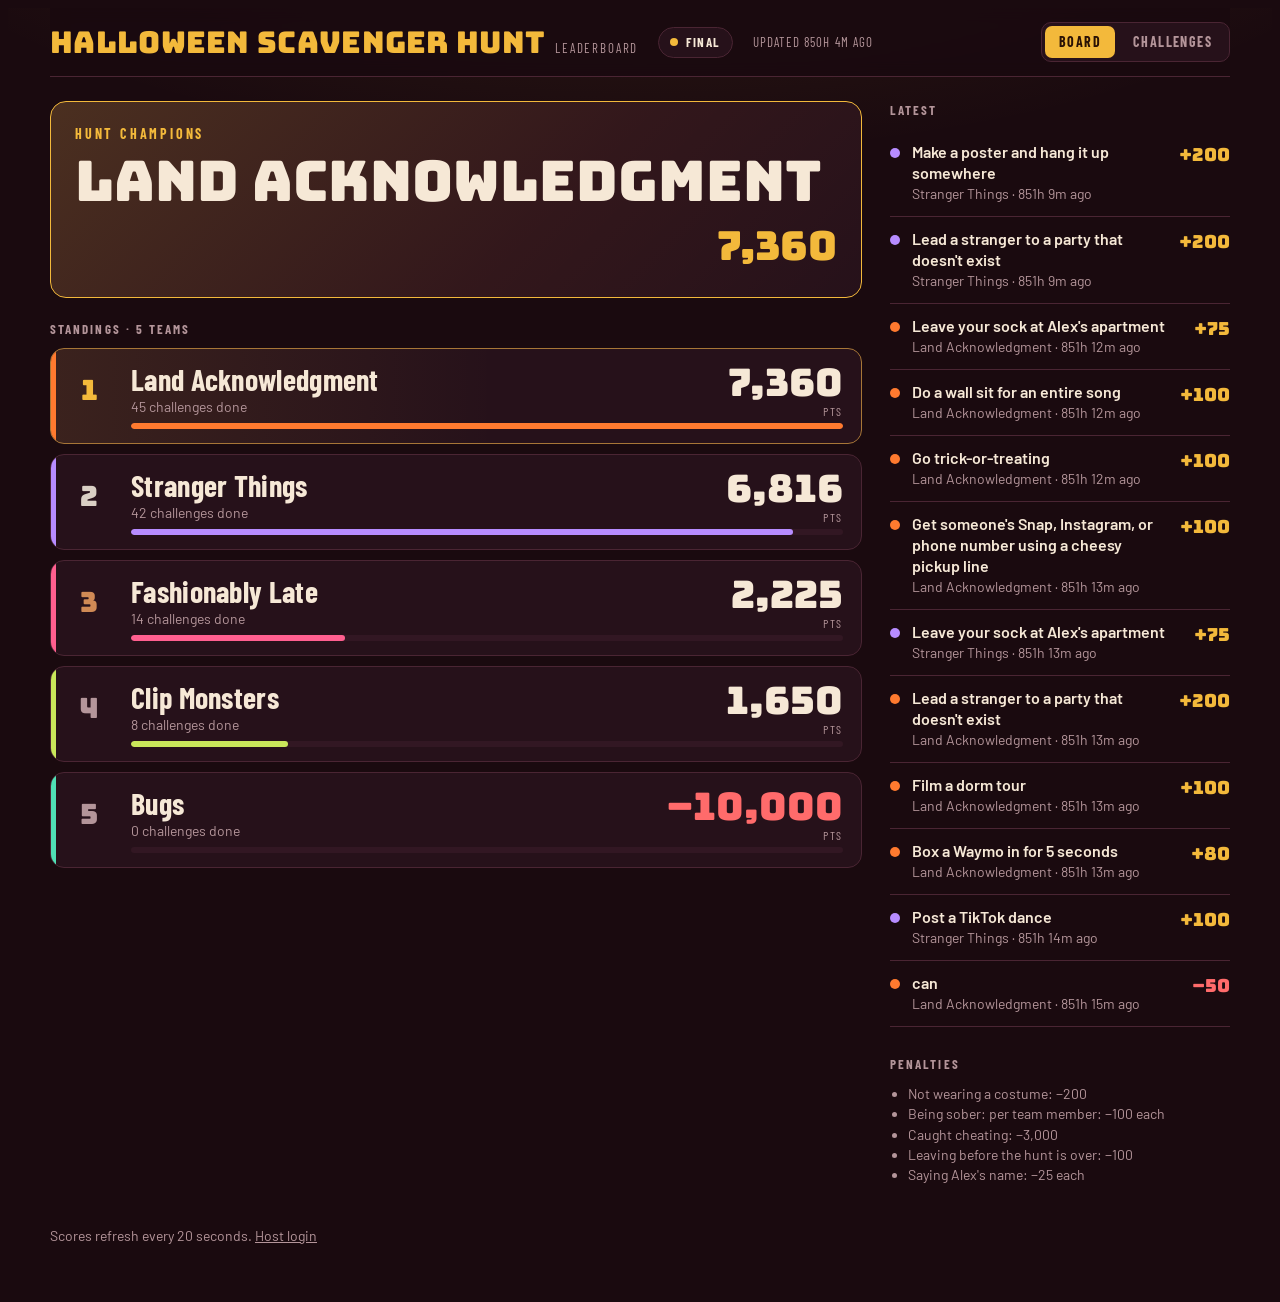
<file: index.html>
<!doctype html>
<html lang="en">
<head>
  <meta charset="utf-8">
  <meta name="viewport" content="width=device-width, initial-scale=1, viewport-fit=cover">
  <title>Halloween Hunt Scoreboard</title>
  <meta name="description" content="Live leaderboard for the Halloween scavenger hunt.">
  <meta name="theme-color" content="#1a0a0f">
  <link rel="preconnect" href="https://fonts.googleapis.com">
  <link rel="preconnect" href="https://fonts.gstatic.com" crossorigin>
  <link rel="stylesheet" href="https://fonts.googleapis.com/css2?family=Bungee&family=Barlow+Condensed:wght@500;600;700&family=Barlow:wght@400;500;600&display=swap">
  <link rel="stylesheet" href="css/style.css">
</head>
<body>
  <div id="app"><div class="wrap"><p class="loading">Loading scoreboard…</p></div></div>
  <script type="module" src="js/board.js"></script>
</body>
</html>
</file>
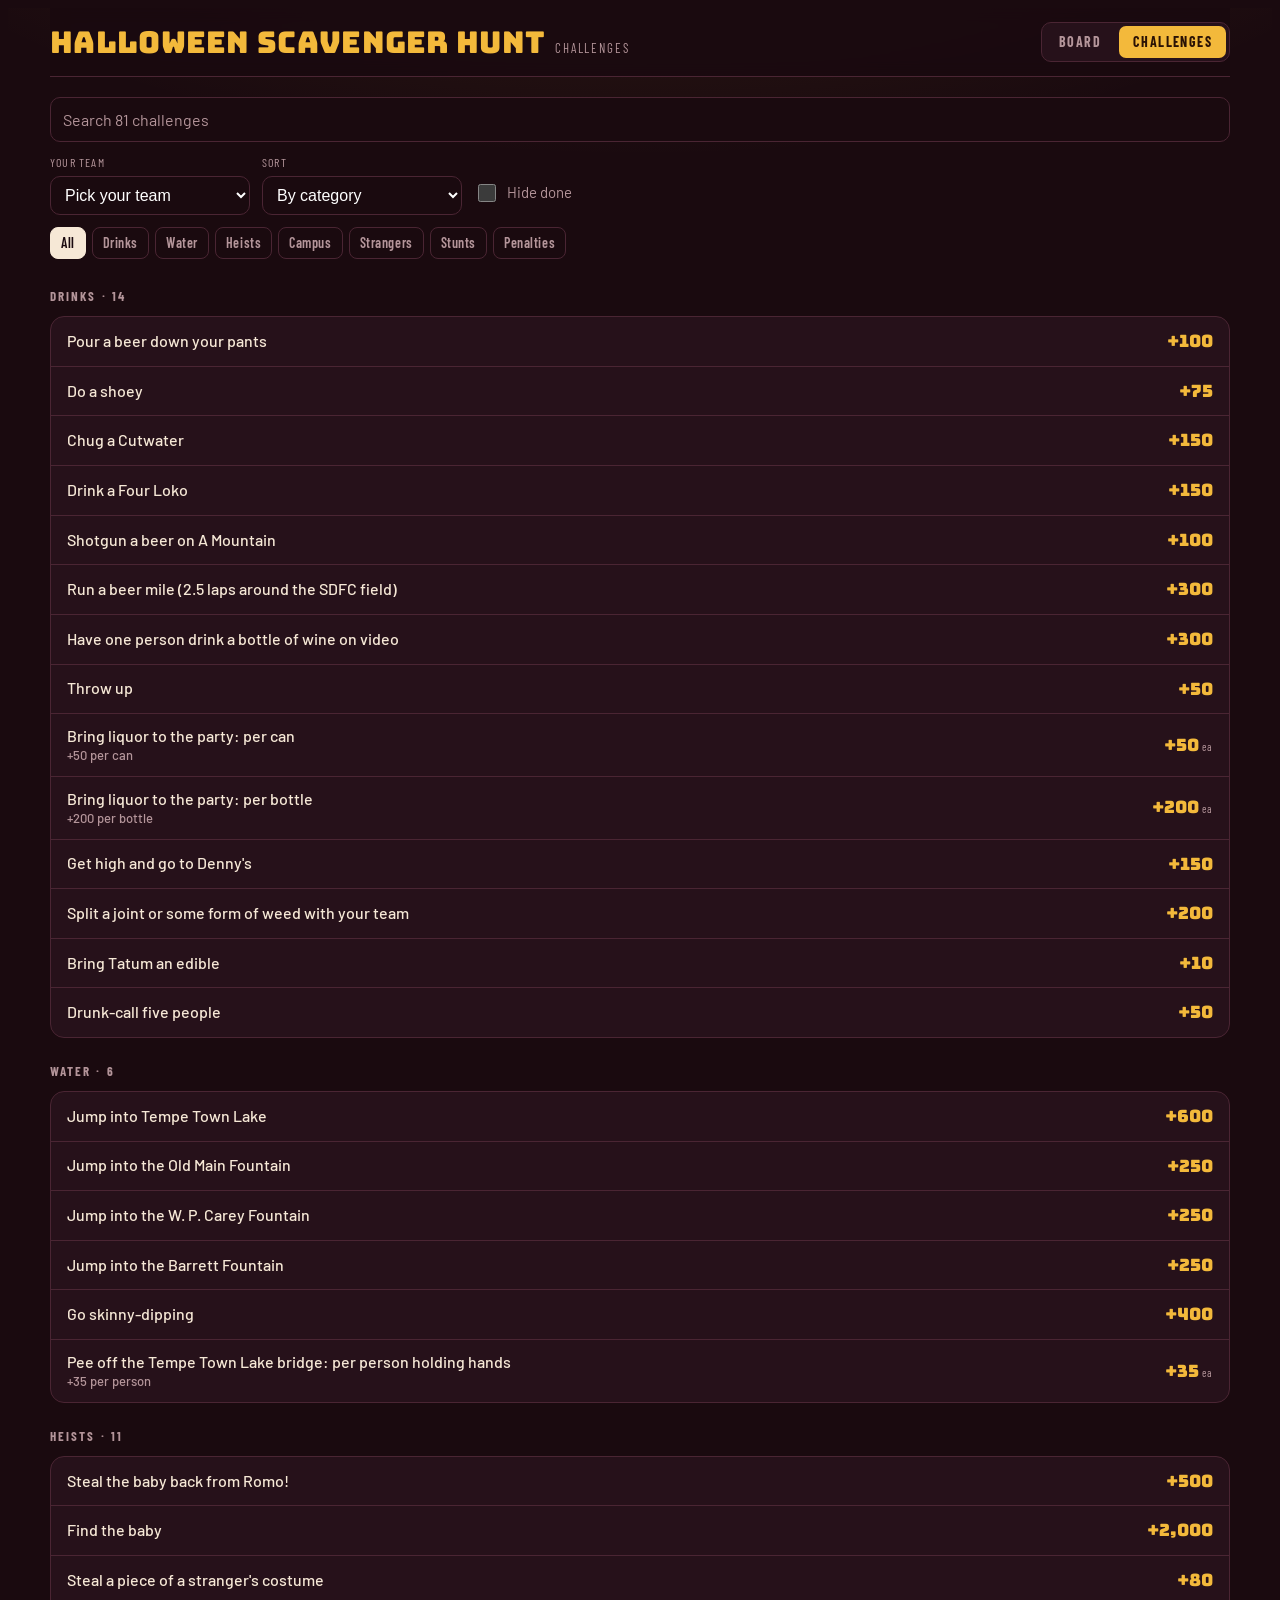
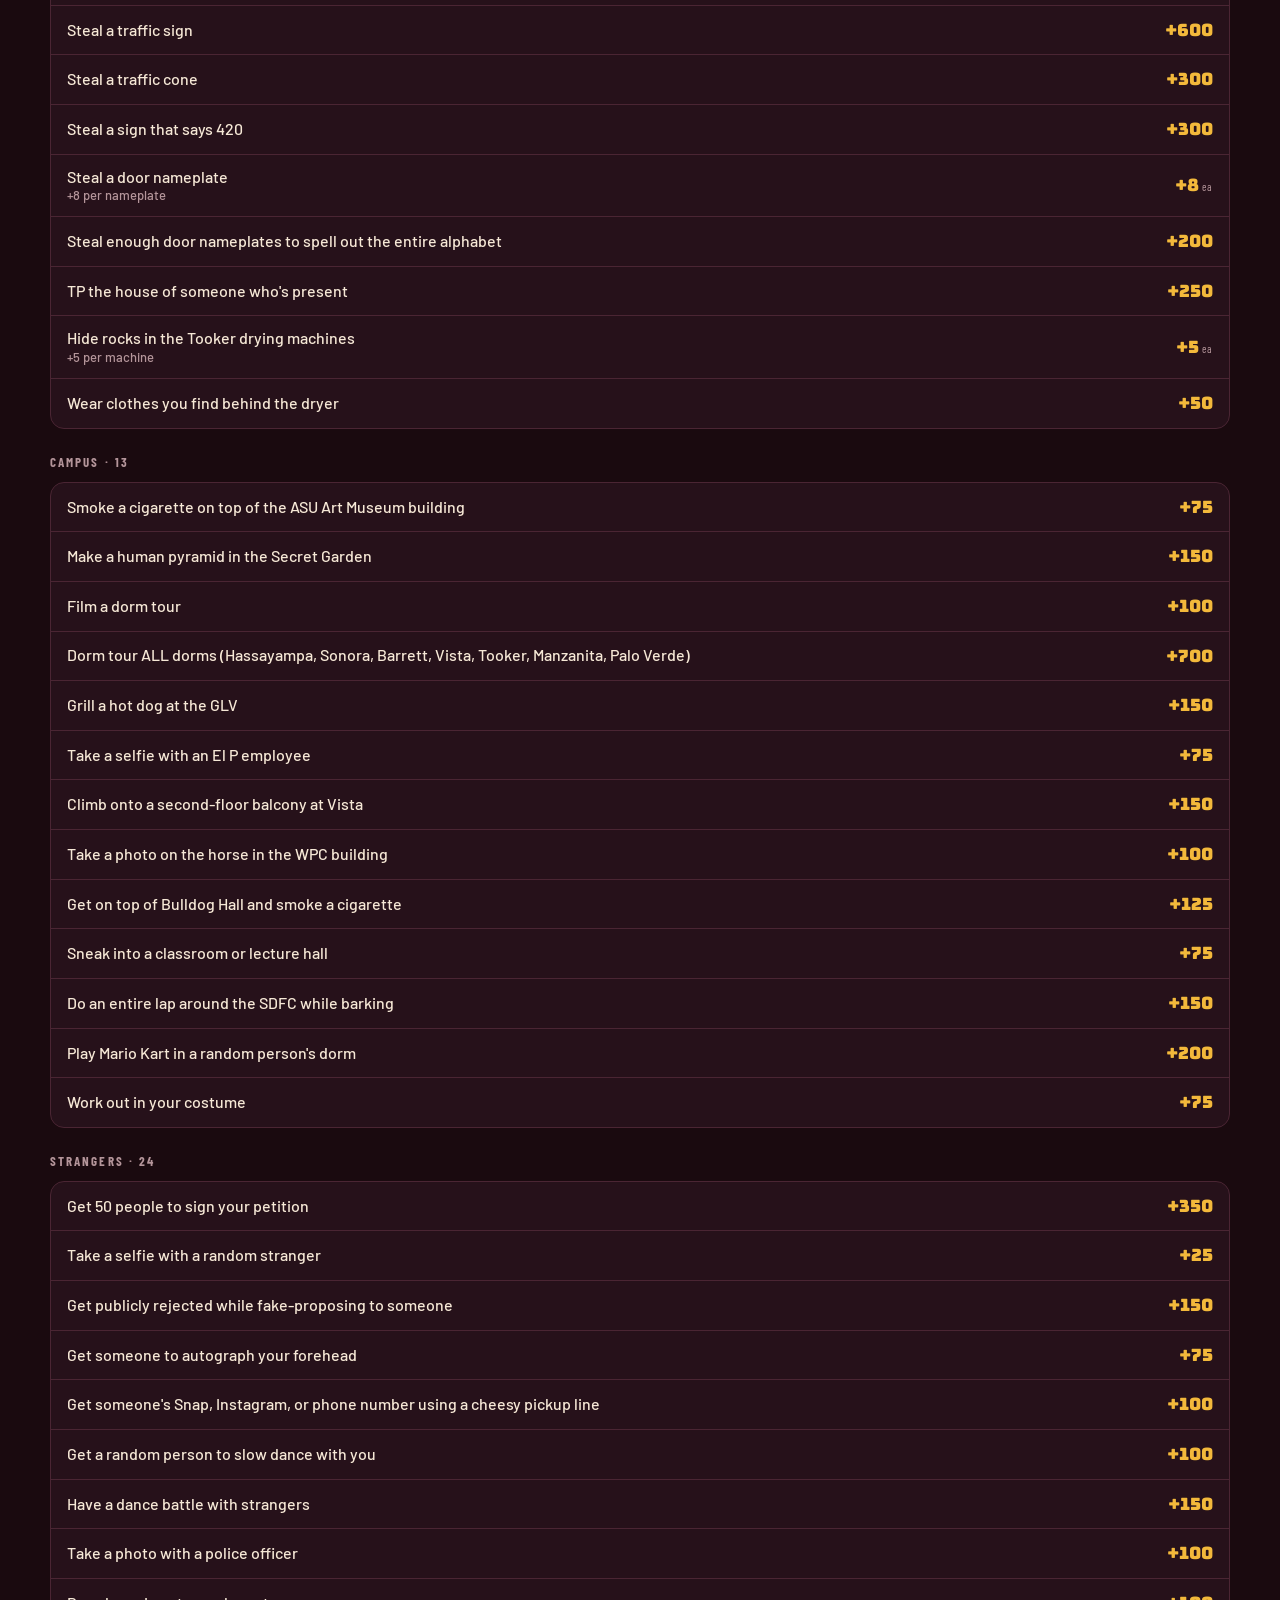
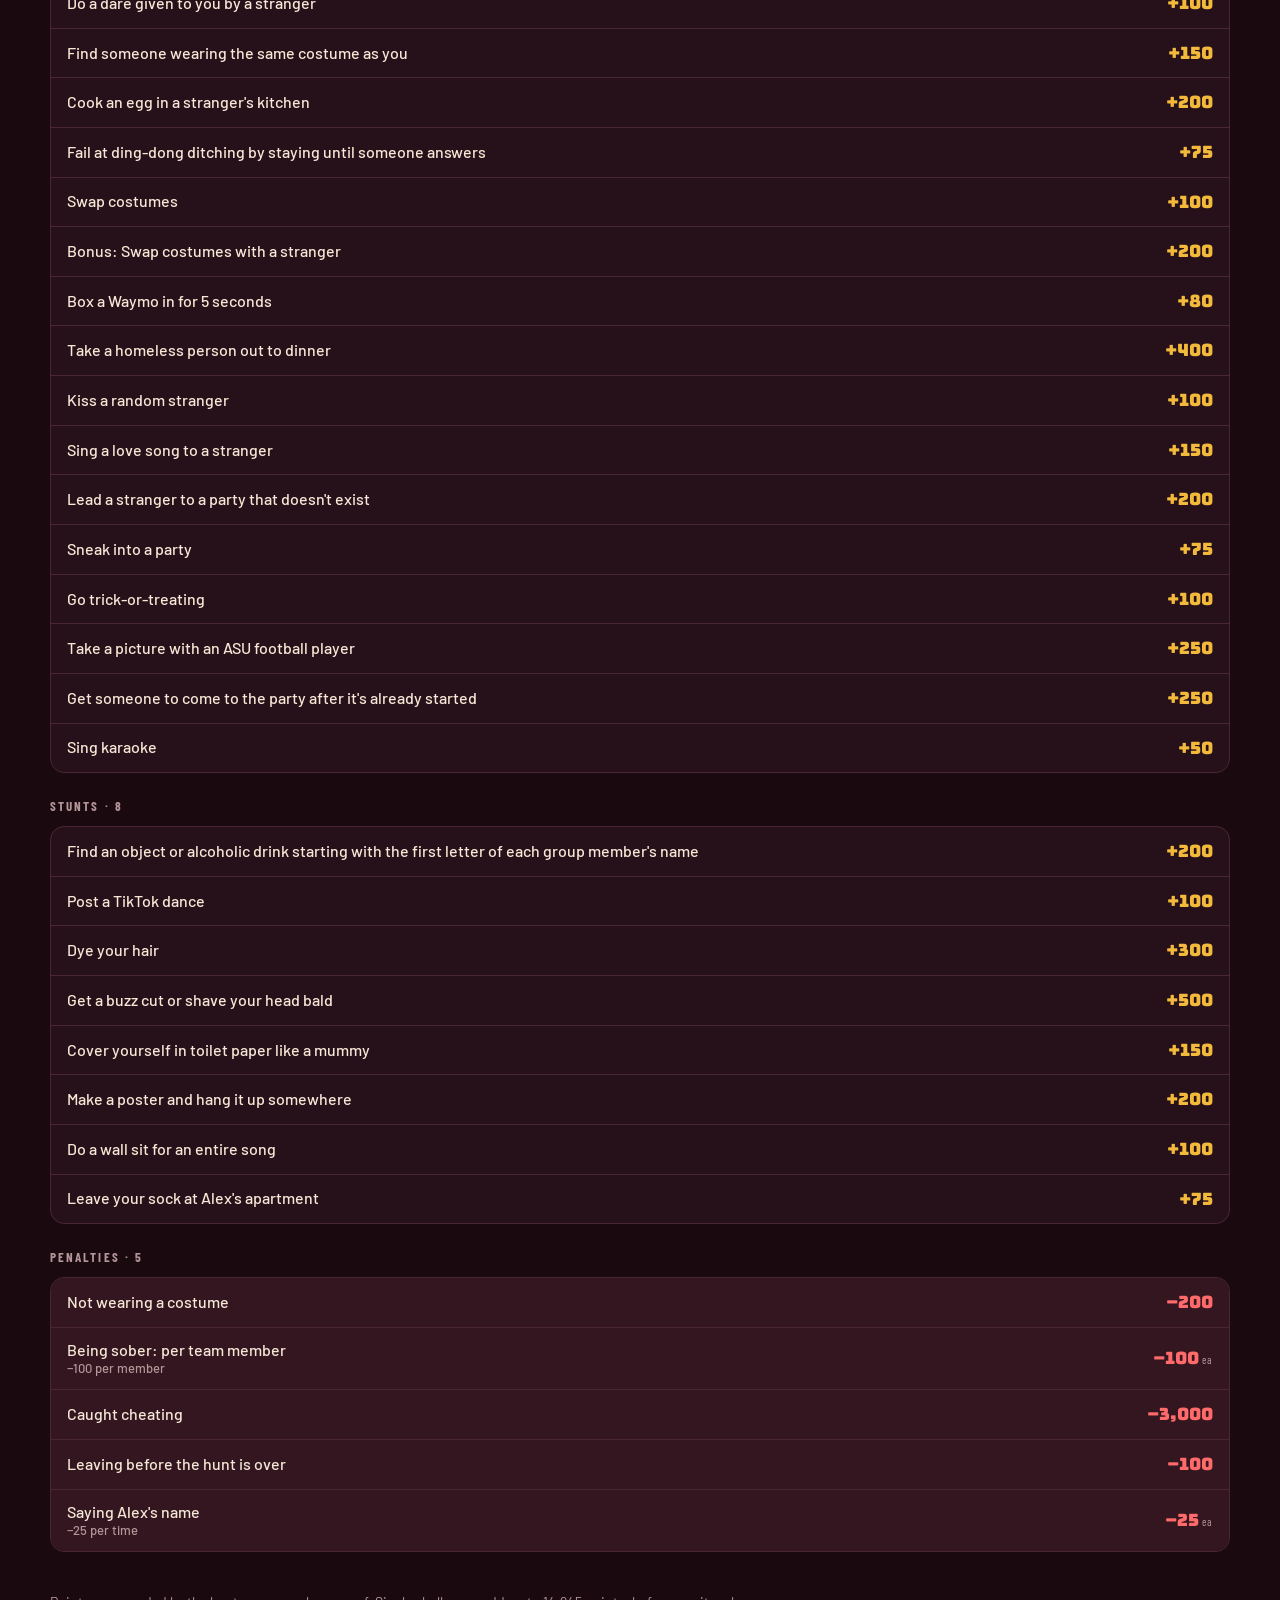
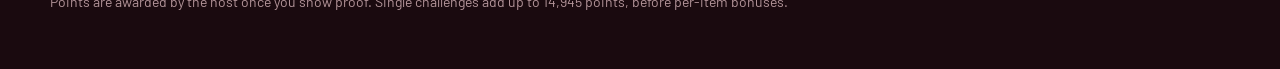
<file: challenges.html>
<!doctype html>
<html lang="en">
<head>
  <meta charset="utf-8">
  <meta name="viewport" content="width=device-width, initial-scale=1, viewport-fit=cover">
  <title>Hunt Challenge List</title>
  <meta name="description" content="Every challenge and point value for the Halloween scavenger hunt.">
  <meta name="theme-color" content="#1a0a0f">
  <link rel="preconnect" href="https://fonts.googleapis.com">
  <link rel="preconnect" href="https://fonts.gstatic.com" crossorigin>
  <link rel="stylesheet" href="https://fonts.googleapis.com/css2?family=Bungee&family=Barlow+Condensed:wght@500;600;700&family=Barlow:wght@400;500;600&display=swap">
  <link rel="stylesheet" href="css/style.css">
</head>
<body>
  <div id="app"><div class="wrap"><p class="loading">Loading challenges…</p></div></div>
  <script type="module" src="js/challenges-page.js"></script>
</body>
</html>
</file>
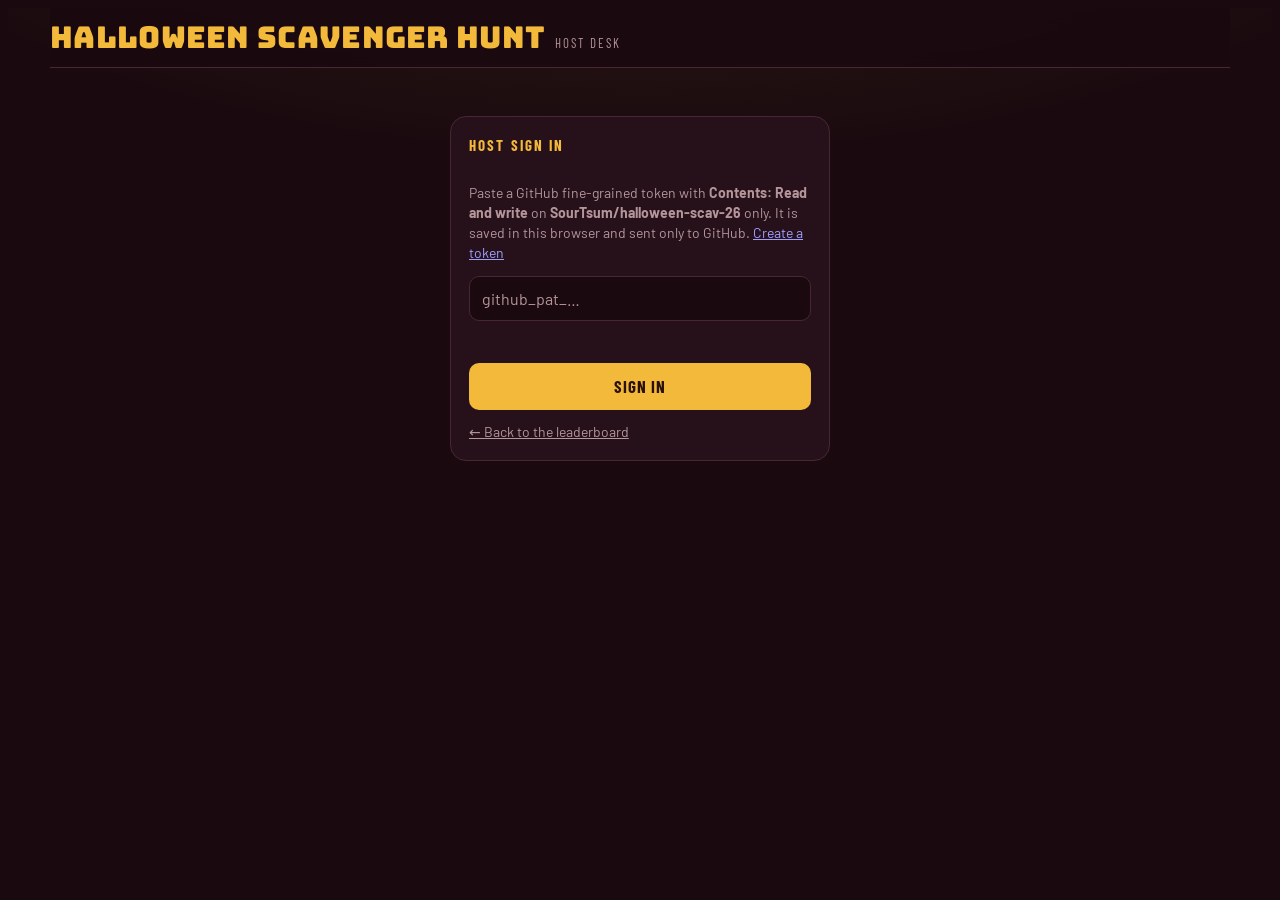
<file: host.html>
<!doctype html>
<html lang="en">
<head>
  <meta charset="utf-8">
  <meta name="viewport" content="width=device-width, initial-scale=1, viewport-fit=cover">
  <title>Hunt Host Desk</title>
  <meta name="robots" content="noindex">
  <meta name="theme-color" content="#1a0a0f">
  <link rel="preconnect" href="https://fonts.googleapis.com">
  <link rel="preconnect" href="https://fonts.gstatic.com" crossorigin>
  <link rel="stylesheet" href="https://fonts.googleapis.com/css2?family=Bungee&family=Barlow+Condensed:wght@500;600;700&family=Barlow:wght@400;500;600&display=swap">
  <link rel="stylesheet" href="css/style.css">
</head>
<body>
  <div id="app"><div class="wrap"><p class="loading">Loading host desk…</p></div></div>
  <script type="module" src="js/host.js"></script>
</body>
</html>
</file>
<file: css/style.css>
/* Halloween Hunt Scoreboard
   Layout: night-game scoreboard — standings left, live feed right; host desk swaps in below the same header */
:root{
  --bg:#1a0a0f; --panel:#26111a; --panel-2:#321723; --line:#4a2533;
  --fg:#f6e8d6; --muted:#b4959a; --gold:#f3b93b; --gold-ink:#2a1205;
  --pumpkin:#ff7a2f; --good:#7fd69b; --bad:#ff6b6b;
  --display:"Bungee","Impact","Arial Black",sans-serif;
  --label:"Barlow Condensed","Arial Narrow",sans-serif;
  --body:"Barlow",system-ui,-apple-system,"Segoe UI",sans-serif;
  color-scheme:dark;
}
*{box-sizing:border-box}
html,body{background:var(--bg)}
body{color:var(--fg);font-family:var(--body);font-size:16px;line-height:1.45;
  padding-left:max(16px,env(safe-area-inset-left,0px));padding-right:max(16px,env(safe-area-inset-right,0px));padding-block:0 48px;
  background-image:radial-gradient(1200px 500px at 50% -200px,rgba(243,185,59,.13),transparent 70%);background-repeat:no-repeat}
body::before{content:"";position:fixed;inset:0 0 auto;height:env(safe-area-inset-top,0px);z-index:10;background:var(--bg)}
button,input{font:inherit;color:inherit}
button{cursor:pointer}
:focus-visible{outline:2px solid var(--gold);outline-offset:2px}
.wrap{max-width:1180px;margin:0 auto}

header.top{position:sticky;top:env(safe-area-inset-top,0px);z-index:5;background:color-mix(in srgb,var(--bg) 88%,transparent);backdrop-filter:blur(8px);
  display:flex;flex-wrap:wrap;align-items:center;gap:12px 20px;padding-block:14px;border-bottom:1px solid var(--line)}
.brand{display:flex;align-items:baseline;gap:10px;min-width:0}
.brand h1{font-family:var(--display);font-weight:400;font-size:clamp(20px,3.4vw,30px);margin:0;letter-spacing:.01em;color:var(--gold);line-height:1}
.brand span{font-family:var(--label);text-transform:uppercase;letter-spacing:.14em;font-size:13px;color:var(--muted)}
.status{display:inline-flex;align-items:center;gap:8px;font-family:var(--label);text-transform:uppercase;letter-spacing:.12em;font-size:13px;font-weight:700;
  padding:5px 11px;border-radius:999px;border:1px solid var(--line);background:var(--panel)}
.status i{width:8px;height:8px;border-radius:50%;background:var(--good);box-shadow:0 0 0 0 rgba(127,214,155,.6);animation:pulse 2s infinite}
.status.final i{background:var(--gold);animation:none}
@keyframes pulse{70%{box-shadow:0 0 0 8px rgba(127,214,155,0)}100%{box-shadow:0 0 0 0 rgba(127,214,155,0)}}
.tabs{margin-left:auto;display:flex;gap:4px;background:var(--panel);border:1px solid var(--line);border-radius:10px;padding:3px}
.tabs a{font-family:var(--label);text-transform:uppercase;letter-spacing:.1em;font-weight:700;font-size:14px;color:var(--muted);text-decoration:none;padding:6px 14px;border-radius:7px}
.tabs a[aria-current="page"]{background:var(--gold);color:var(--gold-ink)}
.saving{font-family:var(--label);font-size:13px;letter-spacing:.08em;text-transform:uppercase;color:var(--muted)}

/* Board */
.board{display:grid;grid-template-columns:minmax(0,1fr) 340px;gap:28px;margin-top:24px}
@media (max-width:900px){.board{grid-template-columns:minmax(0,1fr)}}
.eyebrow{font-family:var(--label);text-transform:uppercase;letter-spacing:.16em;font-size:13px;font-weight:700;color:var(--muted);margin:0 0 10px}

.champ{border:1px solid var(--gold);border-radius:16px;padding:22px 24px;margin-bottom:22px;
  background:linear-gradient(135deg,rgba(243,185,59,.18),rgba(255,122,47,.06) 60%,transparent),var(--panel);display:flex;flex-wrap:wrap;align-items:center;gap:8px 24px}
.champ .crown{font-family:var(--label);text-transform:uppercase;letter-spacing:.2em;font-weight:700;color:var(--gold);font-size:14px;width:100%}
.champ h2{font-family:var(--display);font-weight:400;font-size:clamp(30px,6vw,56px);margin:0;line-height:1;text-wrap:balance;min-width:0;overflow-wrap:anywhere}
.champ .pts{margin-left:auto;font-family:var(--display);font-size:clamp(26px,4vw,40px);color:var(--gold)}

.rows{display:flex;flex-direction:column;gap:10px;list-style:none;margin:0;padding:0}
.row{display:grid;grid-template-columns:52px minmax(0,1fr) auto;align-items:center;gap:6px 16px;background:var(--panel);border:1px solid var(--line);border-radius:14px;padding:14px 18px 14px 12px;position:relative;overflow:hidden}
.row::before{content:"";position:absolute;inset:0 auto 0 0;width:5px;background:var(--team)}
.rank{font-family:var(--display);font-size:28px;text-align:center;color:var(--muted);line-height:1}
.row.r1 .rank{color:var(--gold)} .row.r2 .rank{color:#d9cfc4} .row.r3 .rank{color:#d08a55}
.row.r1{border-color:color-mix(in srgb,var(--gold) 55%,var(--line));background:linear-gradient(90deg,rgba(243,185,59,.10),transparent 55%),var(--panel)}
.tname{font-family:var(--label);font-weight:700;font-size:clamp(22px,3vw,30px);line-height:1.05;letter-spacing:.01em;overflow-wrap:anywhere}
.tmeta{font-size:14px;color:var(--muted);margin-top:2px}
.tpts{font-family:var(--display);font-size:clamp(26px,4vw,38px);text-align:right;font-variant-numeric:tabular-nums;line-height:1}
.tpts.neg{color:var(--bad)}
.tpts small{display:block;font-family:var(--label);font-size:12px;letter-spacing:.14em;color:var(--muted);margin-top:4px}
.bar{grid-column:2 / -1;height:6px;border-radius:6px;background:var(--panel-2);overflow:hidden}
.bar b{display:block;height:100%;background:var(--team);border-radius:6px;transition:width .6s ease}

.feed{list-style:none;margin:0;padding:0;display:flex;flex-direction:column}
.feed li{display:grid;grid-template-columns:10px minmax(0,1fr) auto;gap:4px 12px;align-items:start;padding:12px 0;border-bottom:1px solid var(--line)}
.feed .dot{width:10px;height:10px;border-radius:50%;background:var(--team);margin-top:6px}
.feed .what{font-weight:600;line-height:1.3}
.feed .who{font-size:14px;color:var(--muted)}
.feed .p{font-family:var(--display);font-size:18px;color:var(--gold);font-variant-numeric:tabular-nums}
.feed .p.neg{color:var(--bad)}
.empty{border:1px dashed var(--line);border-radius:14px;padding:28px;text-align:center;color:var(--muted)}
.empty strong{display:block;font-family:var(--display);font-weight:400;font-size:22px;color:var(--fg);margin-bottom:6px}
.side{display:flex;flex-direction:column;gap:28px;min-width:0}
.rules{font-size:14px;color:var(--muted)}
.rules ul{margin:0;padding-left:18px}

/* Host */
.host{display:grid;grid-template-columns:minmax(0,1.5fr) minmax(0,1fr);gap:24px;margin-top:24px}
@media (max-width:900px){.host{grid-template-columns:minmax(0,1fr)}}
.card{background:var(--panel);border:1px solid var(--line);border-radius:16px;padding:18px;min-width:0}
.card h3{font-family:var(--label);text-transform:uppercase;letter-spacing:.14em;font-size:15px;margin:0 0 14px;color:var(--gold)}
.stack{display:flex;flex-direction:column;gap:20px;min-width:0}
.pills{display:flex;flex-wrap:wrap;gap:8px}
.pill{border:1px solid var(--line);background:var(--panel-2);border-radius:999px;padding:7px 14px 7px 10px;font-family:var(--label);font-weight:700;font-size:16px;display:inline-flex;align-items:center;gap:8px}
.pill i{width:12px;height:12px;border-radius:50%;background:var(--team)}
.pill[aria-pressed="true"]{border-color:var(--team);background:color-mix(in srgb,var(--team) 22%,var(--panel-2))}
.chips{display:flex;gap:6px;overflow-x:auto;padding-bottom:4px;margin:12px 0}
.chip{white-space:nowrap;border:1px solid var(--line);background:transparent;border-radius:8px;padding:5px 10px;font-family:var(--label);font-weight:600;font-size:14px;letter-spacing:.04em;color:var(--muted)}
.chip[aria-pressed="true"]{background:var(--fg);color:var(--bg);border-color:var(--fg)}
.field{width:100%;background:var(--bg);border:1px solid var(--line);border-radius:10px;padding:10px 12px;font-size:16px}
.field::placeholder{color:var(--muted)}
.clist{display:flex;flex-direction:column;max-height:430px;overflow-y:auto;border:1px solid var(--line);border-radius:12px}
.citem{display:grid;grid-template-columns:minmax(0,1fr) auto;gap:10px;align-items:center;text-align:left;background:transparent;border:0;border-bottom:1px solid var(--line);padding:11px 14px}
.citem:last-child{border-bottom:0}
.citem:hover{background:var(--panel-2)}
.citem[aria-pressed="true"]{background:color-mix(in srgb,var(--gold) 16%,var(--panel-2))}
.citem .n{font-weight:500;line-height:1.3}
.citem .u{display:block;font-size:13px;color:var(--muted)}
.citem .v{font-family:var(--display);font-size:16px;color:var(--gold);font-variant-numeric:tabular-nums}
.citem .v.neg{color:var(--bad)}
.citem .done{font-family:var(--label);font-size:12px;letter-spacing:.08em;text-transform:uppercase;color:var(--good);margin-left:6px}
.award{margin-top:14px;border-top:1px solid var(--line);padding-top:14px;display:flex;flex-wrap:wrap;gap:12px;align-items:end}
.award .sel{flex:1 1 100%;font-weight:600}
.award .sel em{font-style:normal;color:var(--muted);font-weight:400}
.lab{display:flex;flex-direction:column;gap:4px;font-family:var(--label);text-transform:uppercase;letter-spacing:.1em;font-size:12px;color:var(--muted)}
.step{display:inline-flex;align-items:center;border:1px solid var(--line);border-radius:10px;overflow:hidden;background:var(--bg)}
.step button{width:40px;height:42px;border:0;background:transparent;font-size:20px}
.step output{min-width:36px;text-align:center;font-family:var(--display);font-size:18px}
.lab .field{width:120px;padding:9px 10px}
.lab.note .field{width:180px}
.btn{border:0;border-radius:10px;padding:11px 18px;font-family:var(--label);font-weight:700;font-size:17px;letter-spacing:.06em;text-transform:uppercase;background:var(--gold);color:var(--gold-ink)}
.btn:disabled{opacity:.45;cursor:not-allowed}
.btn.ghost{background:transparent;color:var(--fg);border:1px solid var(--line)}
.btn.danger{background:var(--bad);color:#2a0606}
.btn.sm{padding:7px 12px;font-size:14px}
.award .btn{margin-left:auto}
.swatches{display:flex;flex-wrap:wrap;gap:6px;margin:10px 0}
.sw{width:28px;height:28px;border-radius:50%;border:2px solid transparent;background:var(--team)}
.sw[aria-pressed="true"]{border-color:var(--fg)}
.trow{display:grid;grid-template-columns:14px minmax(0,1fr) auto auto;gap:10px;align-items:center;padding:8px 0;border-bottom:1px solid var(--line)}
.trow:last-child{border-bottom:0}
.trow i{width:14px;height:14px;border-radius:50%;background:var(--team)}
.trow .field{padding:7px 10px}
.trow .pp{font-family:var(--display);font-size:15px;font-variant-numeric:tabular-nums}
.x{background:transparent;border:1px solid var(--line);border-radius:8px;width:34px;height:34px;color:var(--muted)}
.x:hover{color:var(--bad);border-color:var(--bad)}
.log{list-style:none;margin:0;padding:0;max-height:320px;overflow-y:auto}
.log li{display:grid;grid-template-columns:10px minmax(0,1fr) auto auto;gap:10px;align-items:center;padding:8px 0;border-bottom:1px solid var(--line);font-size:15px}
.log .dot{width:10px;height:10px;border-radius:50%;background:var(--team)}
.log .p{font-family:var(--display);font-size:14px;color:var(--gold)}
.log .p.neg{color:var(--bad)}
.log small{color:var(--muted)}
.row2{display:flex;flex-wrap:wrap;gap:8px;align-items:center}
.confirm{margin-top:10px;padding:12px;border:1px solid var(--bad);border-radius:10px;font-size:15px}
.ro{margin-top:24px}
.toast{position:fixed;left:50%;bottom:calc(20px + env(safe-area-inset-bottom,0px));transform:translateX(-50%);background:var(--fg);color:var(--bg);padding:10px 16px;border-radius:10px;font-weight:600;z-index:20;max-width:calc(100% - 32px);box-shadow:0 8px 30px rgba(0,0,0,.4)}
@media (prefers-reduced-motion:reduce){*{animation:none!important;transition:none!important}}

/* Static-site additions */
.status.off i{background:var(--bad);animation:none}
.banner{margin-top:16px;border:1px solid var(--pumpkin);background:rgba(255,122,47,.10);color:var(--fg);border-radius:12px;padding:10px 14px;font-size:15px}
.banner code{font-size:14px}
.signin{max-width:380px;margin:48px auto 0;display:flex;flex-direction:column;gap:12px}
.signin .err{color:var(--bad);font-size:15px;min-height:1.2em;margin:0}
.who-bar{display:flex;align-items:center;gap:10px;font-size:14px;color:var(--muted)}
footer.foot{margin-top:40px;font-size:14px;color:var(--muted)}
footer.foot a{color:var(--muted)}
.loading{margin-top:40px;color:var(--muted);font-family:var(--label);letter-spacing:.12em;text-transform:uppercase}

/* Fire sales */
.firesale{margin-top:20px;border:1px solid var(--pumpkin);border-radius:16px;padding:16px 18px;
  background:linear-gradient(120deg,rgba(255,122,47,.22),rgba(243,185,59,.08) 60%,transparent),var(--panel);
  display:flex;flex-direction:column;gap:12px}
.fs-head{display:flex;flex-wrap:wrap;align-items:center;gap:8px 12px}
.fs-tag{font-family:var(--display);font-size:22px;color:var(--pumpkin);line-height:1;animation:flicker 2.4s ease-in-out infinite}
.fs-sub{font-family:var(--label);text-transform:uppercase;letter-spacing:.14em;font-size:13px;font-weight:700;color:var(--muted)}
.fs-head .btn{margin-left:auto}
.fs-item{display:grid;grid-template-columns:minmax(0,1fr) auto;gap:2px 16px;align-items:baseline;border-top:1px solid color-mix(in srgb,var(--pumpkin) 35%,var(--line));padding-top:10px}
.fs-name{font-family:var(--label);font-weight:700;font-size:clamp(20px,3vw,26px);line-height:1.15;overflow-wrap:anywhere}
.fs-pts{font-family:var(--display);font-size:clamp(22px,3.4vw,30px);color:var(--gold);font-variant-numeric:tabular-nums}
.fs-when{grid-column:1 / -1;font-size:14px;color:var(--muted)}
@keyframes flicker{0%,100%{opacity:1}45%{opacity:.82}50%{opacity:1}55%{opacity:.9}}
.card.fire{border-color:color-mix(in srgb,var(--pumpkin) 55%,var(--line))}
.card.fire h3{color:var(--pumpkin)}
.hot{font-family:var(--label);font-size:12px;letter-spacing:.1em;text-transform:uppercase;font-weight:700;color:var(--gold-ink);background:var(--pumpkin);border-radius:5px;padding:1px 6px;margin-right:4px}
.sharebox{margin-top:14px;border:1px dashed var(--pumpkin);border-radius:12px;padding:12px;display:flex;flex-direction:column;gap:10px}
.sharebox .msg{margin:0;font-size:15px;user-select:all;overflow-wrap:anywhere}
select.field{appearance:auto}

/* Challenge list page */
.cl-tools{margin-top:20px;display:flex;flex-direction:column;gap:12px}
.cl-row{display:flex;flex-wrap:wrap;gap:12px;align-items:end}
.cl-row .lab .field{width:200px;max-width:100%}
.cl-check{display:inline-flex;align-items:center;gap:8px;font-size:15px;color:var(--muted);padding-bottom:10px}
.cl-check input{width:18px;height:18px;accent-color:var(--gold)}
.cl-tools .chips{margin:0}
.cl-progress{margin-top:16px;border:1px solid var(--line);background:var(--panel);border-radius:14px;padding:12px 16px;display:flex;flex-direction:column;gap:8px;position:relative;overflow:hidden}
.cl-progress::before{content:"";position:absolute;inset:0 auto 0 0;width:5px;background:var(--team)}
.cl-progress > div:first-child{display:flex;flex-wrap:wrap;gap:4px 12px;align-items:baseline}
.cl-progress b{font-family:var(--label);font-size:20px}
.cl-progress span{color:var(--muted);font-size:15px}
.cl-progress .bar{grid-column:auto}
.cl-group{margin-top:24px}
.cl-list{list-style:none;margin:0;padding:0;border:1px solid var(--line);border-radius:14px;overflow:hidden;background:var(--panel)}
.cl-item{display:grid;grid-template-columns:minmax(0,1fr) auto 72px;gap:12px;align-items:center;padding:12px 16px;border-bottom:1px solid var(--line)}
.cl-item:last-child{border-bottom:0}
.cl-item .n{font-weight:500;line-height:1.3;overflow-wrap:anywhere}
.cl-item .u{display:block;font-size:13px;color:var(--muted)}
.cl-item .v{font-family:var(--display);font-size:17px;color:var(--gold);text-align:right;font-variant-numeric:tabular-nums}
.cl-item .v.neg{color:var(--bad)}
.cl-item .v small{font-family:var(--label);font-size:11px;letter-spacing:.08em;color:var(--muted);margin-left:3px}
.cl-item .done,.fs-name .done{font-family:var(--label);font-size:13px;font-weight:700;letter-spacing:.06em;color:var(--good)}
.cl-item.is-done .n{color:var(--muted);text-decoration:line-through;text-decoration-color:color-mix(in srgb,var(--muted) 60%,transparent)}
.cl-item.is-pen{background:color-mix(in srgb,var(--bad) 6%,var(--panel))}
@media (max-width:480px){.cl-item{grid-template-columns:minmax(0,1fr) auto 64px;padding:11px 12px;gap:8px}.tabs a{padding:6px 10px}}
</file>
